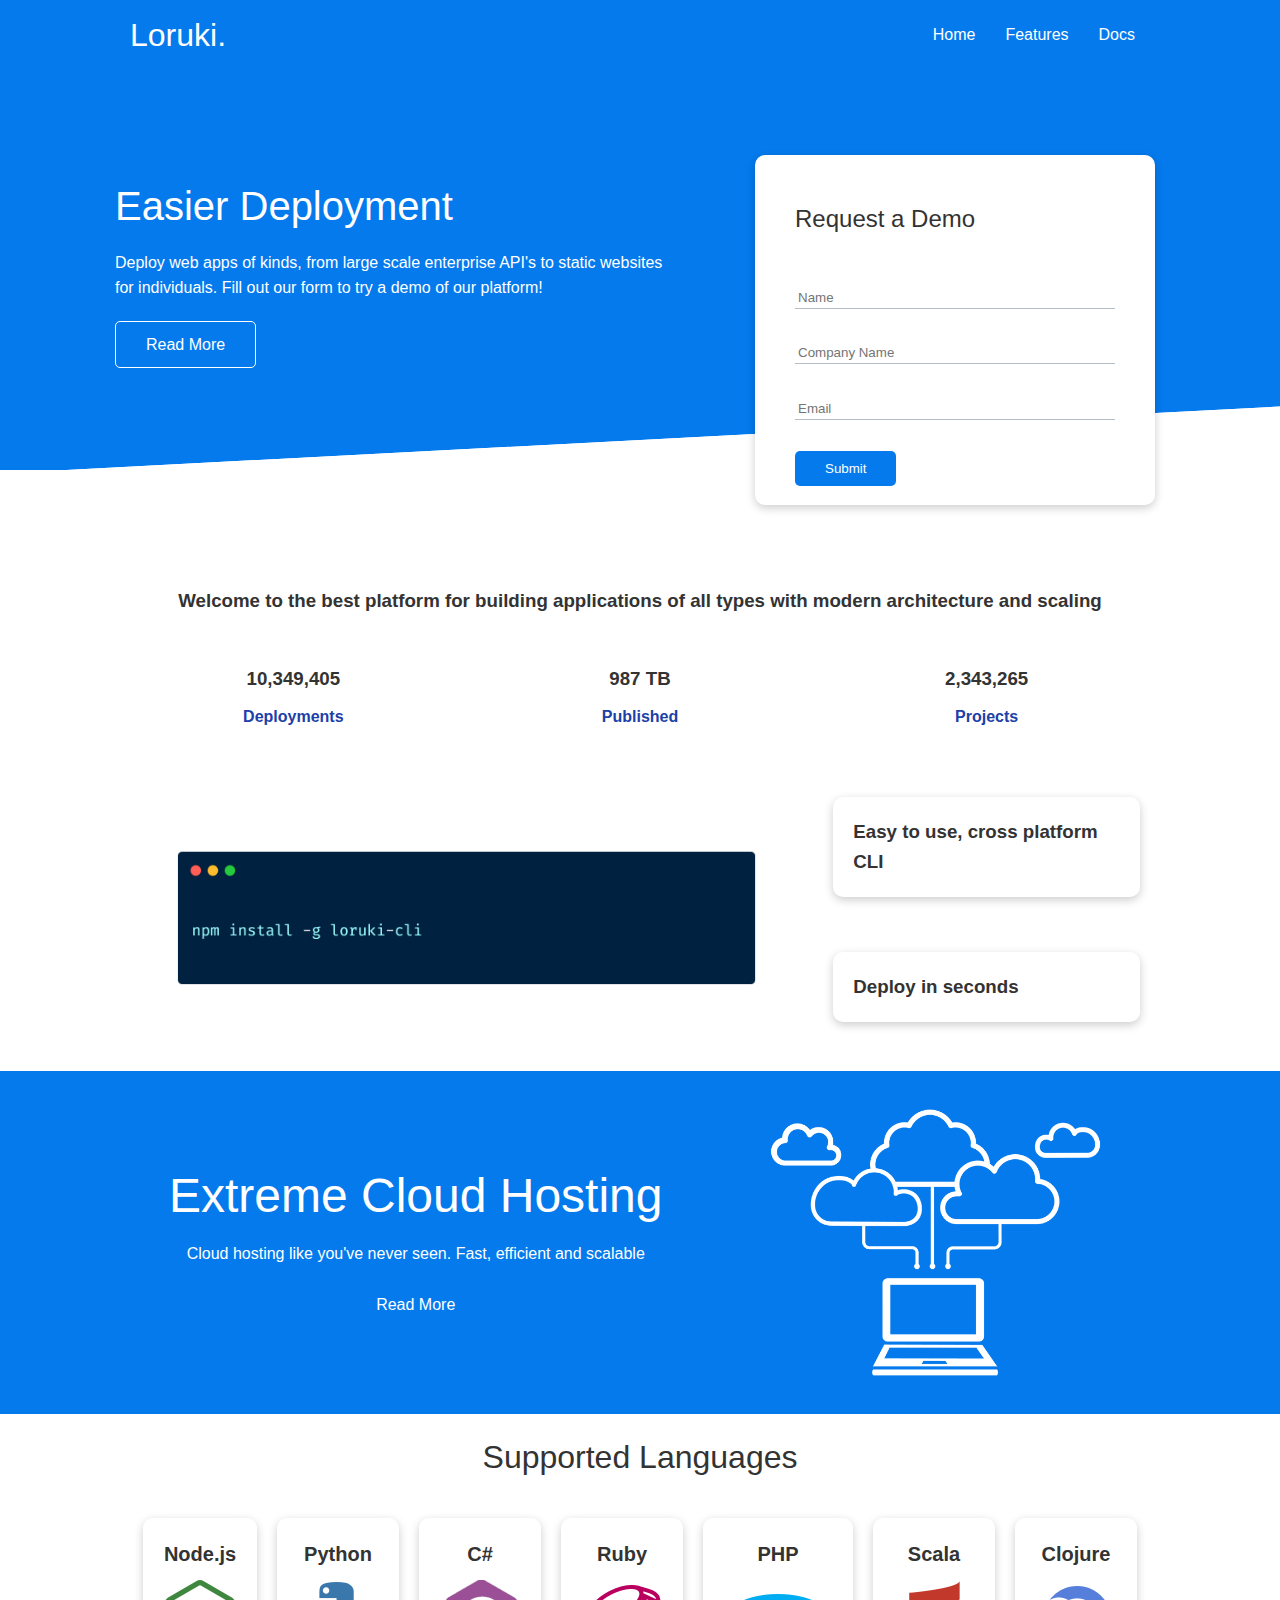
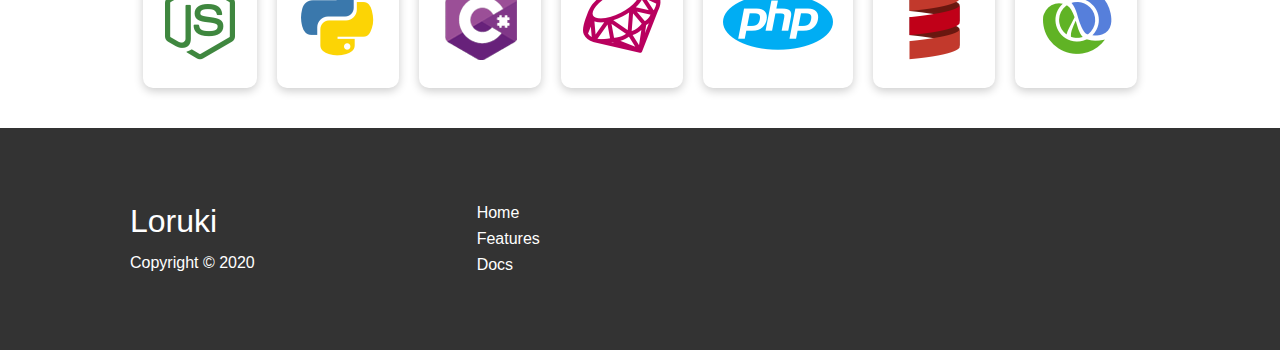
<file: index.html>
<!DOCTYPE html>
<html lang="en">
<head>
  <meta charset="UTF-8">
  <meta name="viewport" content="width=device-width, initial-scale=1.0">
  <link rel="stylesheet" href="main.css">
  <link rel="stylesheet" href="style.css">
  <link 
    rel="stylesheet" 
    href="https://cdnjs.cloudflare.com/ajax/libs/font-awesome/5.15.1/css/all.min.css" 
    integrity="sha512-+4zCK9k+qNFUR5X+cKL9EIR+ZOhtIloNl9GIKS57V1MyNsYpYcUrUeQc9vNfzsWfV28IaLL3i96P9sdNyeRssA==" 
    crossorigin="anonymous" />
  <title>Loruki | Cloud Hosting</title>
</head>
<body>


<!------------  Header  ------------>
<header>

  <!------------  Navbar  ------------>
  <div class="navbar">
    <div class="container flex">
      <h1 class="logo">Loruki.</h1>
      <nav>  
        <ul>
          <li><a href="index.html">Home</a></li>
          <li><a href="features.html">Features</a></li>
          <li><a href="docs.html">Docs</a></li>
        </ul>
      </nav>
    </div>
  </div>

</header>


<!------------  Showcase  ------------>
<section class="showcase">

  <!------------  Grid Container  ------------>
  <div class="container grid">

    <!------------  Grid Item 1  ------------>
    <div class="showcase-text">
      <h1>Easier Deployment</h1>
      <p>Deploy web apps of kinds, from large
        scale enterprise API's to static websites
        for individuals. Fill out our form to try
        a demo of our platform!
      </p>
      <a href="features.html" class="btn btn-outline">Read More</a>
    </div>

    <!------------  Grid Item 2  ------------>
    <div>
      <div class="showcase-form card">
        <h2>Request a Demo</h2>

        <!------------  Form  ------------>
        <form 
          name="contact" 
          method="POST" 
          netlify-honeypot="bot-field" 
          data-netlify="true">
          <input 
            type="hidden" 
            name="form-name" 
            value="contact">
          <p class="hidden">
            <label>Don’t fill this out if you're human: <input name="bot-field" /></label>
          </p>

          <!------------  Input - Name ------------>
          <div class="form-control">
            <input 
              type="text"  
              name="name" 
              placeholder="Name"
              required>
          </div>

          <!------------  Input - Company Name  ------------>
          <div class="form-control">
            <input 
              type="text" 
              name="company" 
              placeholder="Company Name"
              required>
          </div>

          <!------------  Input - Email ------------>
          <div class="form-control">
            <input 
              type="email" 
              name="email" 
              placeholder="Email"
              required>
          </div>

          <!------------  Input - Submit  ------------>
          <div class="form-control">
            <input 
              type="submit" 
              name="send" 
              class="btn btn-primary">
          </div>
        </form>
      </div>
    </div>
  </div>

</section>


<!------------  Stats  ------------>
<section class="stats">

  <!------------  Stats Container  ------------>
  <div class="container">
    <h3 class="stats-heading text-center my-1">
      Welcome to the best platform for building 
      applications of all types with modern 
      architecture and scaling</h3>

      <!------------  Stat Items--->
      <div class="grid grid-3 text-center my-4">

        <!------------  Stat 1  ------------>
        <div>
          <i class="fas fa-server fa-3x"></i>
          <h3>10,349,405</h3>
          <p class="text-secondary">Deployments</p>
        </div>

        <!------------  Stat 1  ------------>
        <div>
          <i class="fas fa-upload fa-3x"></i>
          <h3>987 TB</h3>
          <p class="text-secondary">Published</p>
        </div>

        <!------------  Stat 1  ------------>
        <div>
          <i class="fas fa-project-diagram fa-3x"></i>
          <h3>2,343,265</h3>
          <p class="text-secondary">Projects</p>
        </div>
      </div>
    </div>

</section>


<!------------  Cli  ------------>
<section class="cli">

  <!------------  Cli - Grid Container  ------------>
  <div class="container grid">

    <!------------  Cli - Grid Column 1, Item 1  ------------>
    <img src="/images/cli.png" alt="">

    <!------------  Cli - Grid Column 2 Item 1   ------------>
    <div class="card">
      <h3>Easy to use, cross platform CLI</h3>
    </div>

    <!------------  Cli - Grid Column 2 Item 2   ------------>
    <div class="card">
      <h3>Deploy in seconds</h3>
    </div>
  </div>

</section>


<!------------  Cloud Hosting ------------>
<section class="cloud bg-primary my-2 py-2">
  <div class="container grid">
    <div class="text-center">
      <h2 class="lg">Extreme Cloud Hosting</h2>
      <p class="lead my-1">Cloud hosting like you've never seen.
        Fast, efficient and scalable
      </p>
      <a href="features.html" class="btn btn-dark">Read More</a>
    </div>
    <img src="/images/cloud.png" alt="">
  </div>
</section>


<!------------  Languages  ------------>
<section class="languages">
  <h2 class="md text-center my-2">Supported Languages</h2>
  <div class="container flex">
    <div class="card">
      <h4>Node.js</h4>
      <img src="/images/logos/node.png" alt="Node.js">
    </div>
    
    <!------------  Node.js  ------------>
    <div class="card">
      <h4>Python</h4>
      <img src="/images/logos/python.png" alt="Python">
    </div>

    <!------------  C#  ------------>
    <div class="card">
      <h4>C#</h4>
      <img src="/images/logos/csharp.png" alt="C#">
    </div>

    <!------------  Ruby  ------------>
    <div class="card">
      <h4>Ruby</h4>
      <img src="/images/logos/ruby.png" alt="Ruby">
    </div>

    <!------------  PHP  ------------>
    <div class="card">
      <h4>PHP</h4>
      <img src="/images/logos/php.png" alt="PHP">
    </div>

    <!------------  Scala  ------------>
    <div class="card">
      <h4>Scala</h4>
      <img src="/images/logos/scala.png" alt="Scala">
    </div>
      
      <!------------  Clojure  ------------>
      <div class="card">
        <h4>Clojure</h4>
        <img src="/images/logos/clojure.png" alt="Clojure">
    </div>
  </div>
</section>


<!------------  Footer  ------------>
<footer class="footer bg-dark py-5">

  <!------------  Footer Container  ------------>
  <div class="container grid grid-3">
    <div>
      <h1>Loruki</h1>
      <p>Copyright &copy; 2020</p>
    </div>
    <!------------  Footer Navbar  ------------>
    <nav>
      <ul>
        <li><a href="index.html">Home</a></li>
        <li><a href="features.html">Features</a></li>
        <li><a href="docs.html">Docs</a></li>
      </ul>
    </nav>
    <div class="social">
      <a href="#"><i class="fab fa-github fa-2x"></i></a>
      <a href="#"><i class="fab fa-facebook fa-2x"></i></a>
      <a href="#"><i class="fab fa-instagram fa-2x"></i></a>
      <a href="#"><i class="fab fa-twitter fa-2x"></i></a>
    </div>
  </div>

</footer>


</body>
</html>
</file>
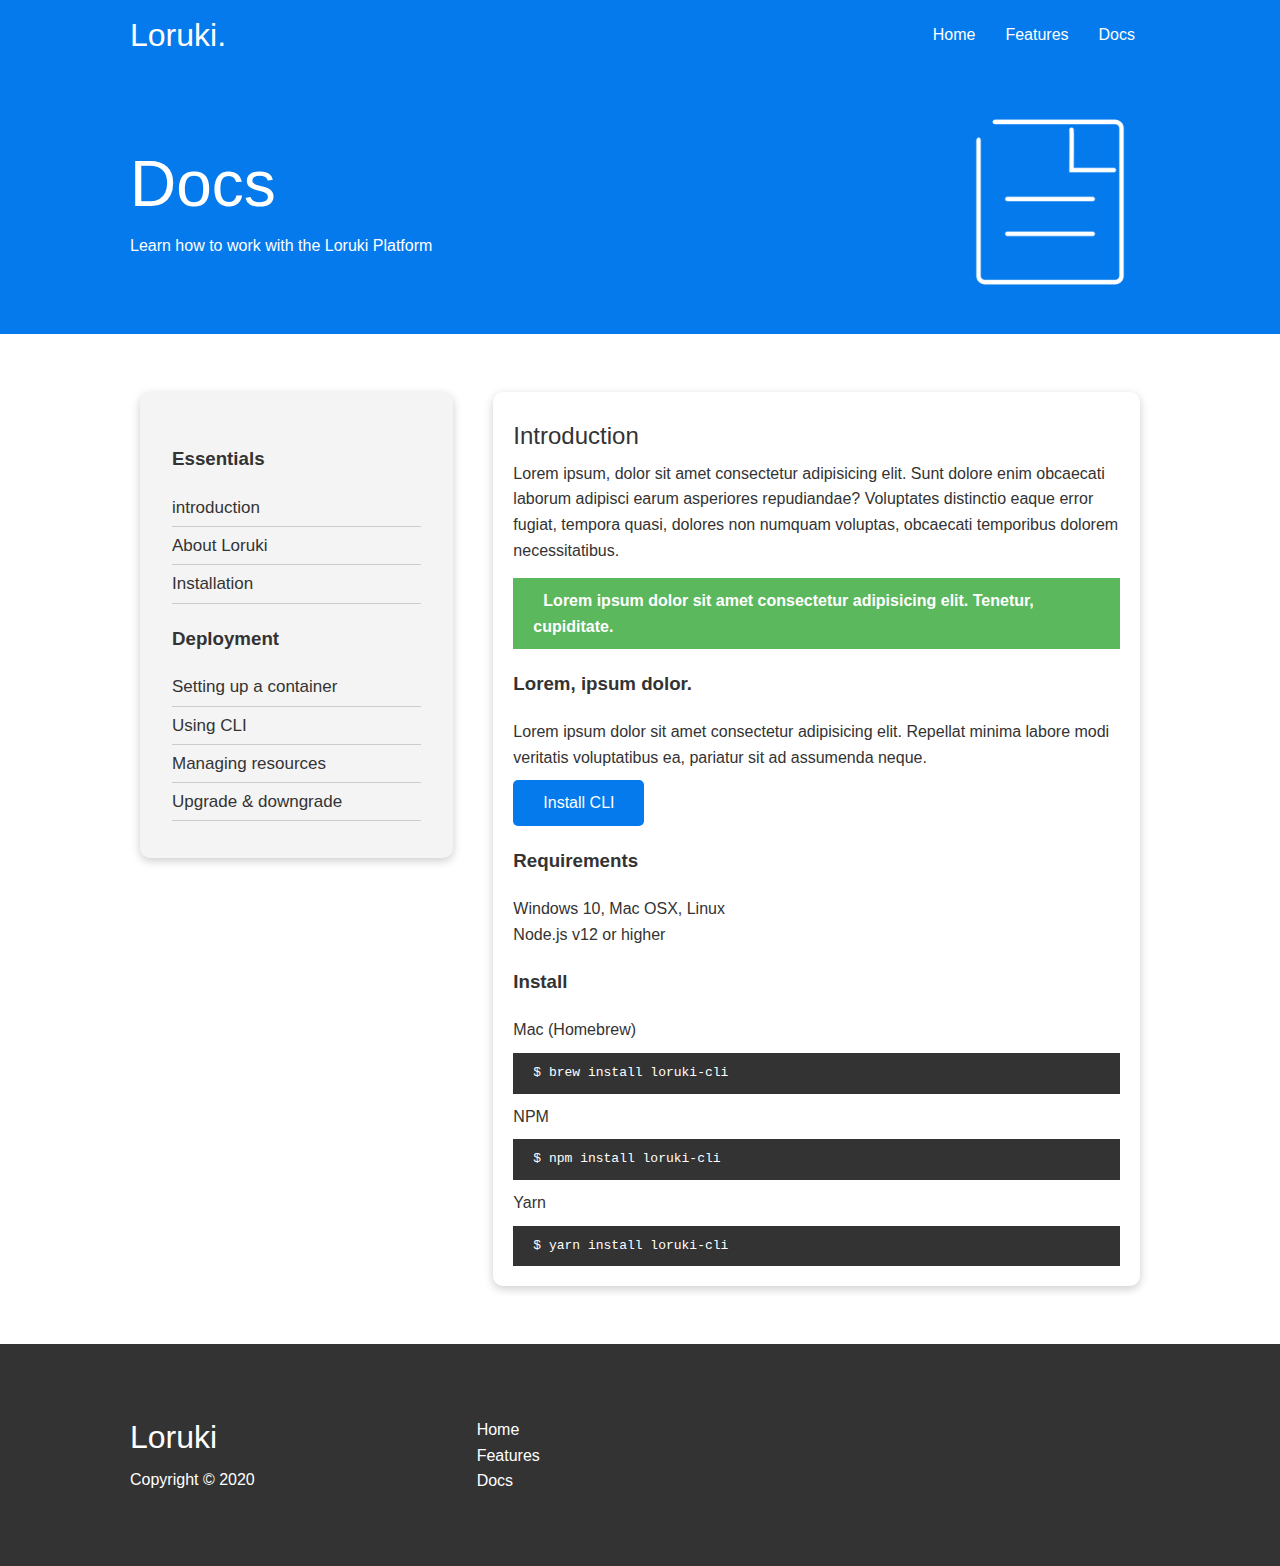
<file: docs.html>
<!DOCTYPE html>
<html lang="en">
<head>
  <meta charset="UTF-8">
  <meta name="viewport" content="width=device-width, initial-scale=1.0">
  <link rel="stylesheet" href="main.css">
  <link rel="stylesheet" href="style.css">
  <link 
    rel="stylesheet" 
    href="https://cdnjs.cloudflare.com/ajax/libs/font-awesome/5.15.1/css/all.min.css" 
    integrity="sha512-+4zCK9k+qNFUR5X+cKL9EIR+ZOhtIloNl9GIKS57V1MyNsYpYcUrUeQc9vNfzsWfV28IaLL3i96P9sdNyeRssA==" 
    crossorigin="anonymous" />
  <title>Loruki | Cloud Hosting</title>
</head>
<body>


<!------------  Header  ------------>
<header>

  <!------------  Navbar  ------------>
  <div class="navbar">

    <!------------  Container  ------------>
    <div class="container flex">
      <h1 class="logo">Loruki.</h1>
      <nav>  
        <ul>
          <li><a href="index.html">Home</a></li>
          <li><a href="features.html">Features</a></li>
          <li><a href="docs.html">Docs</a></li>
        </ul>
      </nav>
    </div>
  </div>  

</header>


<!------------  Docs - Head  ------------>
<section class="docs-head bg-primary py-3">

  <!------------  Container  ------------>
  <div class="container grid">
    <div>
      <h1 class="xl">Docs</h1>
      <p class="lead">Learn how to work with the Loruki Platform</p>
    </div>
    <img src="images/docs.png" alt="docs">
  </div>

</section>


<!------------  Docs - Main  ------------>
<section class="docs-main my-4">

  <!------------  Container  ------------>
  <div class="container grid">

    <!------------  Card - 1  ------------>
    <div class="card bg-light p-3">

      <!------------  Menu - 1  ------------>
      <h3 class="my-2">Essentials</h3>
      <nav>
        <ul>
          <li><a href="#">introduction</a></li>
          <li><a href="#">About Loruki</a></li>
          <li><a href="#">Installation</a></li>
        </ul>
      </nav>

      <!------------  Menu - 2  ------------>
      <h3 class="my-2">Deployment</h3>
      <nav>
        <ul>
          <li><a href="#">Setting up a container</a></li>
          <li><a href="#">Using CLI</a></li>
          <li><a href="#">Managing resources</a></li>
          <li><a href="#">Upgrade & downgrade</a></li>
        </ul>
      </nav>
    </div>

    <!------------  Card - 2  ------------>
    <div class="card">
      <h2>Introduction</h2>
      <p>Lorem ipsum, dolor sit amet consectetur 
        adipisicing elit. Sunt dolore enim obcaecati 
        laborum adipisci earum asperiores repudiandae? 
        Voluptates distinctio eaque error fugiat, 
        tempora quasi, dolores non numquam voluptas, 
        obcaecati temporibus dolorem necessitatibus.
      </p>

      <!------------ Content  ------------>
      <div class="alert alert-success">
        <i class="fas fa-info"></i>
        Lorem ipsum dolor sit amet consectetur 
        adipisicing elit. Tenetur, cupiditate.
      </div>

      <!------------   ------------>
      <h3>Lorem, ipsum dolor.</h3>
      <p>Lorem ipsum dolor sit amet consectetur 
        adipisicing elit. Repellat minima labore 
        modi veritatis voluptatibus ea, pariatur 
        sit ad assumenda neque.
      </p>
      <a href="#" class="btn btn-primary">Install CLI</a>
      
      
      <!------------   ------------>
      <h3>Requirements</h3>
      <ul>
        <li>Windows 10, Mac OSX, Linux</li>
        <li>Node.js v12 or higher</li>
      </ul>

      <!------------ Install  ------------>
      <h3>Install</h3>
      <p>Mac (Homebrew)</p>
      <pre><code>$ brew install loruki-cli</code></pre>

      <!------------  NPM  ------------>
      <p>NPM</p>
      <pre><code>$ npm install loruki-cli</code></pre>

      <!------------  Yarn  ------------>
      <p>Yarn</p>
      <pre><code>$ yarn install loruki-cli</code></pre>

    </div>

  </div>
</section>


<!------------  Footer  ------------>
<footer class="footer bg-dark py-5">
  <div class="container grid grid-3">
    <div>
      <h1>Loruki</h1>
      <p>Copyright &copy; 2020</p>
    </div>
    <!------------  Footer Navbar  ------------>
    <nav>
      <ul>
        <li><a href="index.html">Home</a></li>
        <li><a href="features.html">Features</a></li>
        <li><a href="docs.html">Docs</a></li>
      </ul>
    </nav>
    <div class="social">
      <a href="#"><i class="fab fa-github fa-2x"></i></a>
      <a href="#"><i class="fab fa-facebook fa-2x"></i></a>
      <a href="#"><i class="fab fa-instagram fa-2x"></i></a>
      <a href="#"><i class="fab fa-twitter fa-2x"></i></a>
    </div>
  </div>
</footer>


</body>
</html>
</file>
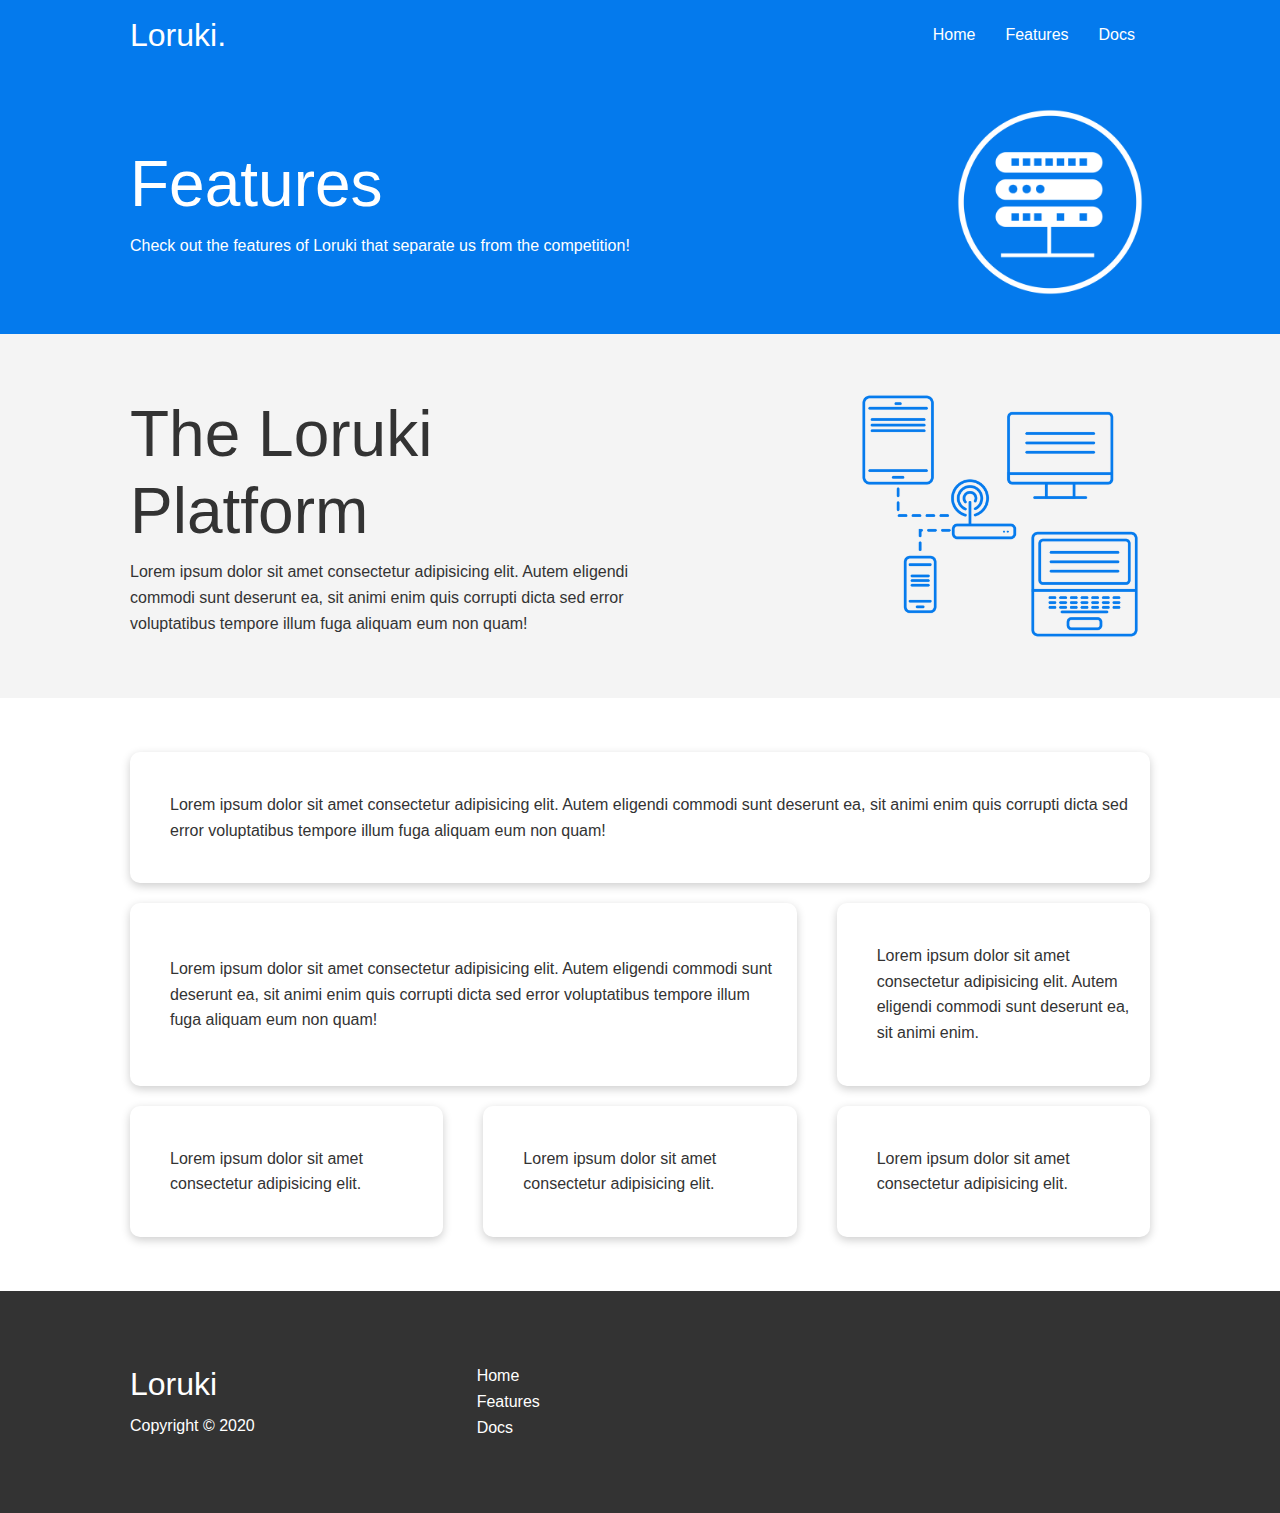
<file: features.html>
<!DOCTYPE html>
<html lang="en">
<head>
  <meta charset="UTF-8">
  <meta name="viewport" content="width=device-width, initial-scale=1.0">
  <link rel="stylesheet" href="main.css">
  <link rel="stylesheet" href="style.css">
  <link 
    rel="stylesheet" 
    href="https://cdnjs.cloudflare.com/ajax/libs/font-awesome/5.15.1/css/all.min.css" 
    integrity="sha512-+4zCK9k+qNFUR5X+cKL9EIR+ZOhtIloNl9GIKS57V1MyNsYpYcUrUeQc9vNfzsWfV28IaLL3i96P9sdNyeRssA==" 
    crossorigin="anonymous" />
  <title>Loruki | Cloud Hosting</title>
</head>
<body>

  
<!------------  Header  ------------>
<header>

  <!------------  Navbar  ------------>
  <div class="navbar">
    <div class="container flex">
      <h1 class="logo">Loruki.</h1>
      <nav>  
        <ul>
          <li><a href="index.html">Home</a></li>
          <li><a href="features.html">Features</a></li>
          <li><a href="docs.html">Docs</a></li>
        </ul>
      </nav>
    </div>
  </div>

</header>

<!------------  Features  ------------>
<section class="features-head bg-primary py-3">
  <div class="container grid">
    <div>
      <h1 class="xl">Features</h1>
      <p class="lead">Check out the features of Loruki that
        separate us from the competition!
      </p>
    </div>
    <img src="images/server.png" alt="server">
  </div>
</section>

<!------------  Features - Head  ------------>
<section class="features-sub-head bg-light py-3">
  <div class="container grid">
    <div>
      <h1 class="xl">The Loruki Platform</h1>
      <p class="lead">Lorem ipsum dolor sit amet 
        consectetur adipisicing elit. Autem eligendi 
        commodi sunt deserunt ea, sit animi enim quis 
        corrupti dicta sed error voluptatibus tempore 
        illum fuga aliquam eum non quam!
      </p>
    </div>
    <img src="images/server2.png" alt="server">
  </div>
</section>

<!------------  Features - Main  ------------>
<section class="features-main my-2">
  <div class="container grid grid-3">
    
    <!------------  Grid Item 1  ------------>  
    <div class="card flex">
      <i class="fas fa-server fa-3x"></i>
      <p>Lorem ipsum dolor sit amet 
        consectetur adipisicing elit. Autem eligendi 
        commodi sunt deserunt ea, sit animi enim quis 
        corrupti dicta sed error voluptatibus tempore 
        illum fuga aliquam eum non quam!
      </p>
    </div>
    
    <!------------  Grid Item 2  ------------>  
    <div class="card flex">
      <i class="fas fa-network-wired fa-3x"></i>
      <p>Lorem ipsum dolor sit amet 
        consectetur adipisicing elit. Autem eligendi 
        commodi sunt deserunt ea, sit animi enim quis 
        corrupti dicta sed error voluptatibus tempore 
        illum fuga aliquam eum non quam!
      </p>
    </div>

    <!------------  Grid Item 3 ------------>  
    <div class="card flex">
      <i class="fas fa-laptop-code fa-3x"></i>
      <p>Lorem ipsum dolor sit amet 
        consectetur adipisicing elit. Autem eligendi 
        commodi sunt deserunt ea, sit animi enim.
      </p>
    </div>
    
    <!------------  Grid Item 4  ------------>  
    <div class="card flex">
      <i class="fas fa-database fa-3x"></i>
      <p>Lorem ipsum dolor sit amet 
        consectetur adipisicing elit.
      </p>
    </div>

    <!------------  Grid Item 5  ------------>  
    <div class="card flex">
      <i class="fas fa-power-off fa-3x"></i>
      <p>Lorem ipsum dolor sit amet 
        consectetur adipisicing elit.
      </p>
    </div>

    <!------------  Grid Item 6  ------------>  
    <div class="card flex">
      <i class="fas fa-upload fa-3x"></i>
      <p>Lorem ipsum dolor sit amet 
        consectetur adipisicing elit.
      </p>
    </div>
  </div>
</section>


<!------------  Footer  ------------>
<footer class="footer bg-dark py-5">
  <div class="container grid grid-3">
    <div>
      <h1>Loruki</h1>
      <p>Copyright &copy; 2020</p>
    </div>
    <!------------  Footer Navbar  ------------>
    <nav>
      <ul>
        <li><a href="index.html">Home</a></li>
        <li><a href="features.html">Features</a></li>
        <li><a href="docs.html">Docs</a></li>
      </ul>
    </nav>
    <div class="social">
      <a href="#"><i class="fab fa-github fa-2x"></i></a>
      <a href="#"><i class="fab fa-facebook fa-2x"></i></a>
      <a href="#"><i class="fab fa-instagram fa-2x"></i></a>
      <a href="#"><i class="fab fa-twitter fa-2x"></i></a>
    </div>
  </div>
</footer>

</body>
</html>
</file>
<file: main.css>
/****************************
Colors
****************************/

:root {
  --blue: #047aed;
  --dark-blue: #1c3fa8;
  --dark-gray: #333;
  --gray: #b4becb;
  --light-gray: #f4f4f4;
  --success: #5cb85c;
  --error: #d9534f;
}

/****************************
Global Styles
****************************/

@import url("https://fonts.googleapis.com/css2?family=Lato:wght@300&display=swap");

* {
  box-sizing: border-box;
  padding: 0;
  margin: 0;
}

body {
  font-family: "Lato", sans-serif;
  color: var(--dark-gray);
  line-height: 1.6;
}

ul {
  list-style-type: none;
}

a {
  text-decoration: none;
  color: var(--dark-gray);
}

h1,
h2 {
  font-weight: 300;
  line-height: 1.2;
  margin: 10px 0;
}

p {
  margin: 10px 0;
}

/* This keeps images within their container */
img {
  width: 100%;
}

code,
pre {
  background: var(--dark-gray);
  color: white;
  padding: 10px;
}

.hidden {
  visibility: hidden;
  height: 0;
}

/****************************
Layout
****************************/

.container {
  max-width: 1100px;
  margin: 0 auto;
  overflow: auto;
  padding: 0 40px;
}

.card {
  background-color: white;
  color: var(--dark-gray);
  border-radius: 10px;
  box-shadow: 0 3px 10px rgb(0, 0, 0, 0.2);
  padding: 20px;
  margin: 10px;
}

.flex {
  display: flex;
  justify-content: center;
  align-items: center;
  height: 100%;
}

.grid {
  display: grid;
  grid-template-columns: repeat(2, 1fr);
  gap: 20px;
  justify-content: center;
  align-items: center;
  height: 100%;
}

.grid-3 {
  grid-template-columns: repeat(3, 1fr);
}

/****************************
Background &  Button Colors
****************************/

.bg-primary,
.btn-primary {
  background-color: var(--blue);
  color: white;
}

.bg-secondary,
.btn-secondary {
  background-color: var(--dark-blue);
  color: white;
}

.bg-dark,
.btn-dark {
  background-color: var(--dark-gray);
  color: white;
}

.bg-light,
.btn-light {
  background-color: var(--light-gray);
  color: var(--dark-gray);
}

.bg-primary a,
.btn-primary a,
.bg-secondary a,
.btn-secondary a,
.bg-dark a,
.btn-dark a {
  color: white;
}

/****************************
Text Colors
****************************/

.text-primary {
  color: var(--blue);
}

.text-secondary {
  color: var(--dark-blue);
}

.text-dark {
  color: var(--dark-gray);
}

.text-light {
  color: var(--light-gray);
}
/****************************
Text
****************************/

.lead {
  font-style: 20px;
}

.sm {
  font-size: 1rem;
}

.md {
  font-size: 2rem;
}

.lg {
  font-size: 3rem;
}

.xl {
  font-size: 4rem;
}

.text-center {
  text-align: center;
}

/****************************
Buttons
****************************/

.btn {
  display: inline-block;
  padding: 10px 30px;
  cursor: pointer;
  color: white;
  background: var(--blue);
  border: none;
  border-radius: 5px;
}

.btn-outline {
  background-color: transparent;
  border: 1px solid white;
}

.btn:hover {
  transform: scale(0.98);
}

/****************************
Margin
****************************/

.my-1 {
  margin: 1rem 0;
}

.my-2 {
  margin: 1.5rem 0;
}

.my-3 {
  margin: 2rem 0;
}

.my-4 {
  margin: 3rem 0;
}

.my-5 {
  margin: 4rem 0;
}

.m-1 {
  margin: 1rem;
}

.m-2 {
  margin: 1.5rem;
}

.m-3 {
  margin: 2rem;
}

.m-4 {
  margin: 3rem;
}

.m-5 {
  margin: 4rem;
}

/****************************
Padding
****************************/

.py-1 {
  padding: 1rem 0;
}

.py-2 {
  padding: 1.5rem 0;
}

.py-3 {
  padding: 2rem 0;
}

.py-4 {
  padding: 3rem 0;
}

.py-5 {
  padding: 4rem 0;
}

.p-1 {
  padding: 1rem;
}

.p-2 {
  padding: 1.5rem;
}

.p-3 {
  padding: 2rem;
}

.p-4 {
  padding: 3rem;
}

.p-5 {
  padding: 4rem;
}
</file>
<file: style.css>
/****************************
Colors
****************************/

:root {
  --blue: #047aed;
  --dark-blue: #1c3fa8;
  --dark-gray: #333;
  --gray: #b4becb;
  --light-gray: #f4f4f4;
  --success: #5cb85c;
  --error: #d9534f;
}

/****************************
Navbar
****************************/

.navbar {
  background-color: var(--blue);
  color: white;
  height: 70px;
}

.navbar ul {
  display: flex;
}

.navbar a {
  color: white;
  margin: 15px;
  padding: 5px 0;
}

.navbar a:hover {
  border-bottom: 2px white solid;
}

.navbar .flex {
  justify-content: space-between;
}

/****************************
Showcase
****************************/

.showcase {
  height: 400px;
  background-color: var(--blue);
  color: white;
  position: relative;
}

.showcase h1 {
  font-size: 40px;
}

.showcase p {
  margin: 20px 0;
}

.showcase .grid {
  grid-template-columns: 55% 45%;
  gap: 30px;
  overflow: visible;
}

.showcase-text {
  animation: slidInFromLeft 1s ease-in;
}

.showcase-form {
  position: relative;
  top: 60px;
  height: 350px;
  width: 400px;
  padding: 40px;
  z-index: 100;
  justify-self: flex-end;
  animation: slidInFromRight 1s ease-in;
}

.showcase-form .form-control {
  margin: 30px 0;
}

.showcase-form input[type="text"],
.showcase-form input[type="email"] {
  border: 0;
  border-bottom: 1px solid var(--gray);
  width: 100%;
  padding: 3px;
  font-style: 16px;
}

.showcase-form input:focus {
  outline: none;
}

.showcase::before,
.showcase::after {
  content: "";
  position: absolute;
  height: 100px;
  bottom: -70px;
  right: 0;
  left: 0;
  background: white;
  transform: skewY(-3deg);
  /* This is for browser compatibility
  webkit = safari
  moz = firefox
  ms = edge / ie
  */
  -webkit-transform: skewY(-3deg);
  -moz-transform: skewY(-3deg);
  -ms-transform: skewY(-3deg);
}

/****************************
Stats
****************************/

.stats {
  padding-top: 100px;
  animation: slidInFromBottom 1s ease-in;
}

.stats .grid h3 {
  font-style: 35px;
}

.stats .grid p {
  font-style: 20px;
  font-weight: bold;
}

/****************************
Cli
****************************/

.cli .grid {
  grid-template-columns: repeat(3, 1fr);
  grid-template-rows: repeat(2, 1fr);
}

.cli .grid > *:first-child {
  grid-column: 1 / span 2;
  grid-row: 1 / span 2;
}

/****************************
Cloud Hosting
****************************/

.cloud .grid {
  grid-template-columns: 4fr 3fr;
}

/****************************
Languages
****************************/

.languages .flex {
  flex-wrap: wrap;
}

.languages .card {
  text-align: center;
  margin: 18px 10px 40px;
  transition: transform 0.2s ease-in;
}

.languages .card h4 {
  font-size: 20px;
  margin-bottom: 10px;
}

.languages .card:hover {
  transform: translateY(-20px);
}

/****************************
Features
****************************/

.features-head img {
  width: 200px;
  justify-self: flex-end;
}

.features-sub-head img {
  justify-self: flex-end;
  width: 300px;
}

.features-main .card > i {
  margin-right: 20px;
}

.features-main .grid-3 {
  padding: 30px;
}

.features-main .grid > *:first-child {
  grid-column: 1 / span 3;
}

.features-main .grid > *:nth-child(2) {
  grid-column: 1 / span 2;
}

/****************************
Docs
****************************/

.docs-head img {
  width: 200px;
  justify-self: flex-end;
}

.docs-main h3 {
  margin: 20px 0;
}

.docs-main .grid {
  grid-template-columns: 1fr 2fr;
  align-items: flex-start;
}

.docs-main nav li {
  font-size: 17px;
  padding-bottom: 5px;
  margin-bottom: 5px;
  border-bottom: 1px solid #ccc;
}

.docs-main nav a:hover {
  color: var(--blue);
  font-weight: 500;
}

.alert {
  background-color: var(--light-gray);
  padding: 10px 20px;
  font-weight: bold;
  margin: 15px 0;
}

.alert i {
  margin-right: 10px;
}

.alert-success {
  background-color: var(--success);
  color: white;
}

.alert-error {
  background-color: var(--error);
  color: white;
}

/****************************
Footer
****************************/

.footer .social a {
  margin: 0 10px;
}

.footer .social a:hover {
  color: var(--blue);
}

.footer nav a:hover {
  color: var(--blue);
}

/****************************
Animations
****************************/

@keyframes slidInFromLeft {
  0% {
    transform: translateX(-100%);
  }
  100% {
    transform: translateX(0);
  }
}

@keyframes slidInFromRight {
  0% {
    transform: translateX(100%);
  }
  100% {
    transform: translateX(0);
  }
}

@keyframes slidInFromTop {
  0% {
    transform: translateY(-100%);
  }
  100% {
    transform: translateX(0);
  }
}

@keyframes slidInFromBottom {
  0% {
    transform: translateY(100%);
  }
  100% {
    transform: translateX(0);
  }
}

/****************************
Tablets and Under
****************************/

@media (max-width: 768px) {
  .grid,
  .showcase .grid,
  .stats .grid,
  .cli .grid,
  .cloud .grid,
  .features-main .grid,
  .docs-main .grid {
    grid-template-columns: 1fr;
    grid-template-rows: 1fr;
  }

  .showcase {
    height: auto;
  }

  .showcase-text {
    text-align: center;
    margin-top: 40px;
    animation: slidInFromTop 1s ease-in;
  }

  .showcase-form {
    justify-self: center;
    margin: auto;
    animation: slidInFromBottom 1s ease-in;
  }

  .stats {
    animation: none;
  }

  .cli .grid > *:first-child {
    grid-column: 1;
    grid-row: 1;
  }

  .features-head,
  .features-sub-head,
  .docs-main {
    text-align: center;
  }

  .features-head img,
  .features-sub-head img,
  .docs-head img {
    justify-self: center;
  }

  .features-main .grid > *:first-child,
  .features-main .grid > *:nth-child(2) {
    grid-column: 1;
  }
}

/****************************
Mobile Phones
****************************/

@media (max-width: 500px) {
  .navbar {
    height: 110px;
  }

  .navbar .flex {
    flex-direction: column;
  }

  .navbar ul {
    padding: 10px;
    background-color: rgba(0, 0, 0, 0.2);
  }
}
</file>
